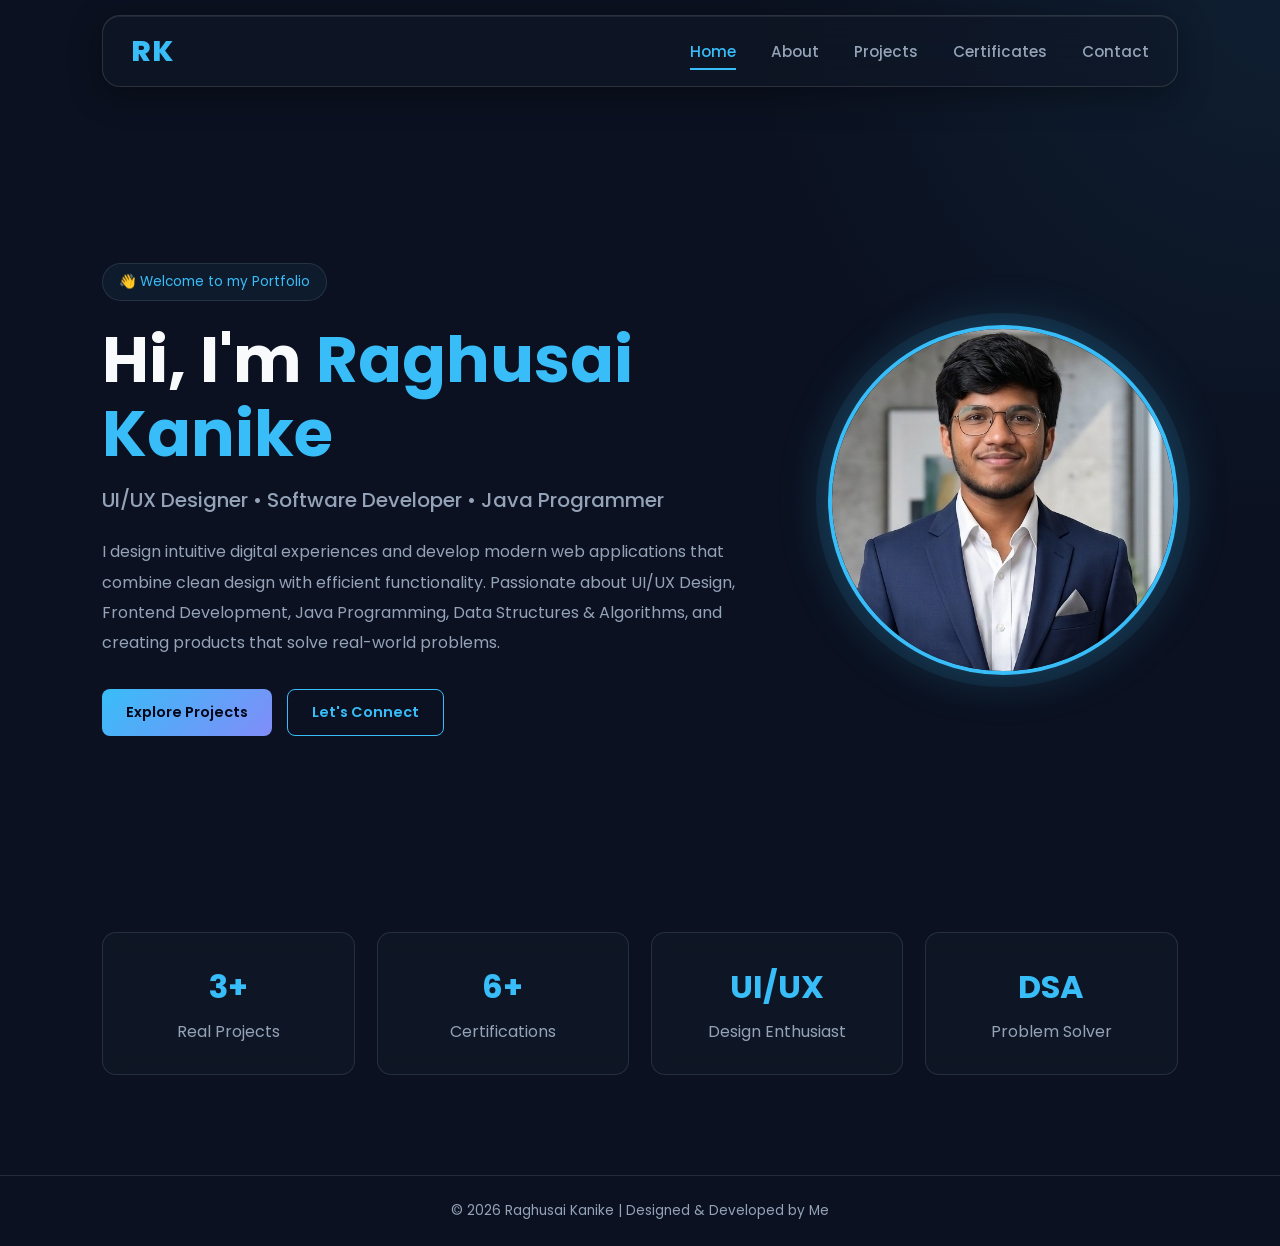
<file: index.html>
<!DOCTYPE html>
<html lang="en">

<head>

    <meta charset="UTF-8">
    <meta name="viewport" content="width=device-width, initial-scale=1.0">

    <title>Raghusai Kanike | Portfolio</title>

    <link rel="stylesheet" href="css/style.css">

</head>

<body>

    <div class="cursor-glow"></div>

    <header>

        <nav>

            <h2 class="logo">RK</h2>
            <button class="menu-toggle" id="menu-toggle">☰</button>
            <ul>

                <li><a href="index.html" class="active">Home</a></li>
                <li><a href="about.html">About</a></li>
                <li><a href="projects.html">Projects</a></li>
                <li><a href="certifications.html">Certificates</a></li>
                <li><a href="contact.html">Contact</a></li>

            </ul>

        </nav>

    </header>

    <section class="hero">

        <div class="hero-content">

            <span class="welcome">👋 Welcome to my Portfolio</span>

            <h1>Hi, I'm <span>Raghusai Kanike</span></h1>

            <h2>
                UI/UX Designer • Software Developer • Java Programmer
            </h2>

            <p class="intro">

                I design intuitive digital experiences and develop
                modern web applications that combine clean design with
                efficient functionality.

                Passionate about UI/UX Design, Frontend Development,
                Java Programming, Data Structures & Algorithms, and
                creating products that solve real-world problems.

            </p>

            <div class="buttons">

                <a href="projects.html" class="btn">
                    Explore Projects
                </a>

                <a href="contact.html" class="btn-outline">
                    Let's Connect
                </a>

            </div>

        </div>

        <div class="hero-image">

            <img src="assets/images/profile.jpg" alt="Raghusai Kanike">

        </div>

    </section>

    <section class="stats">

        <div class="card">

            <h2>3+</h2>
            <p>Real Projects</p>

        </div>

        <div class="card">

            <h2>6+</h2>
            <p>Certifications</p>

        </div>

        <div class="card">

            <h2>UI/UX</h2>
            <p>Design Enthusiast</p>

        </div>

        <div class="card">

            <h2>DSA</h2>
            <p>Problem Solver</p>

        </div>

    </section>

    <footer>

        <p>
            © 2026 Raghusai Kanike | Designed & Developed by Me
        </p>

    </footer>

    <script src="js/script.js"></script>

</body>

</html>
</file>
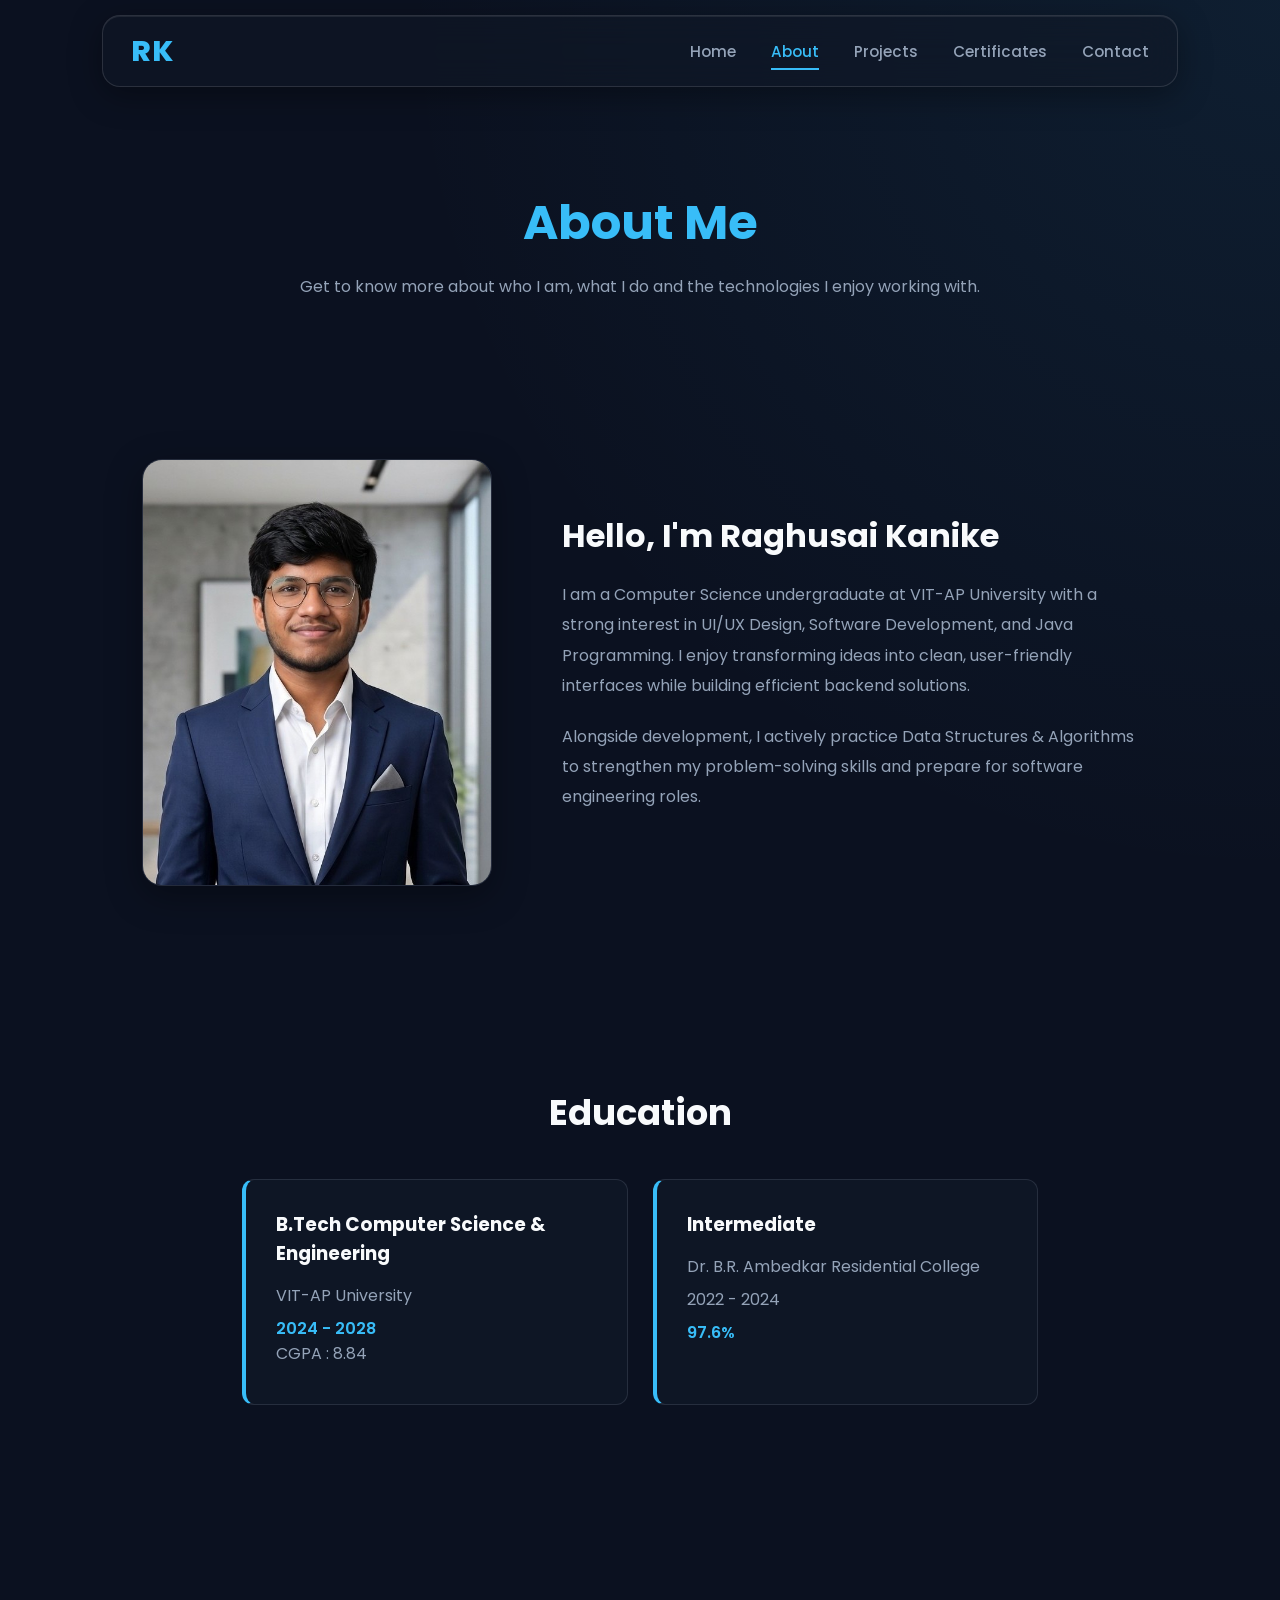
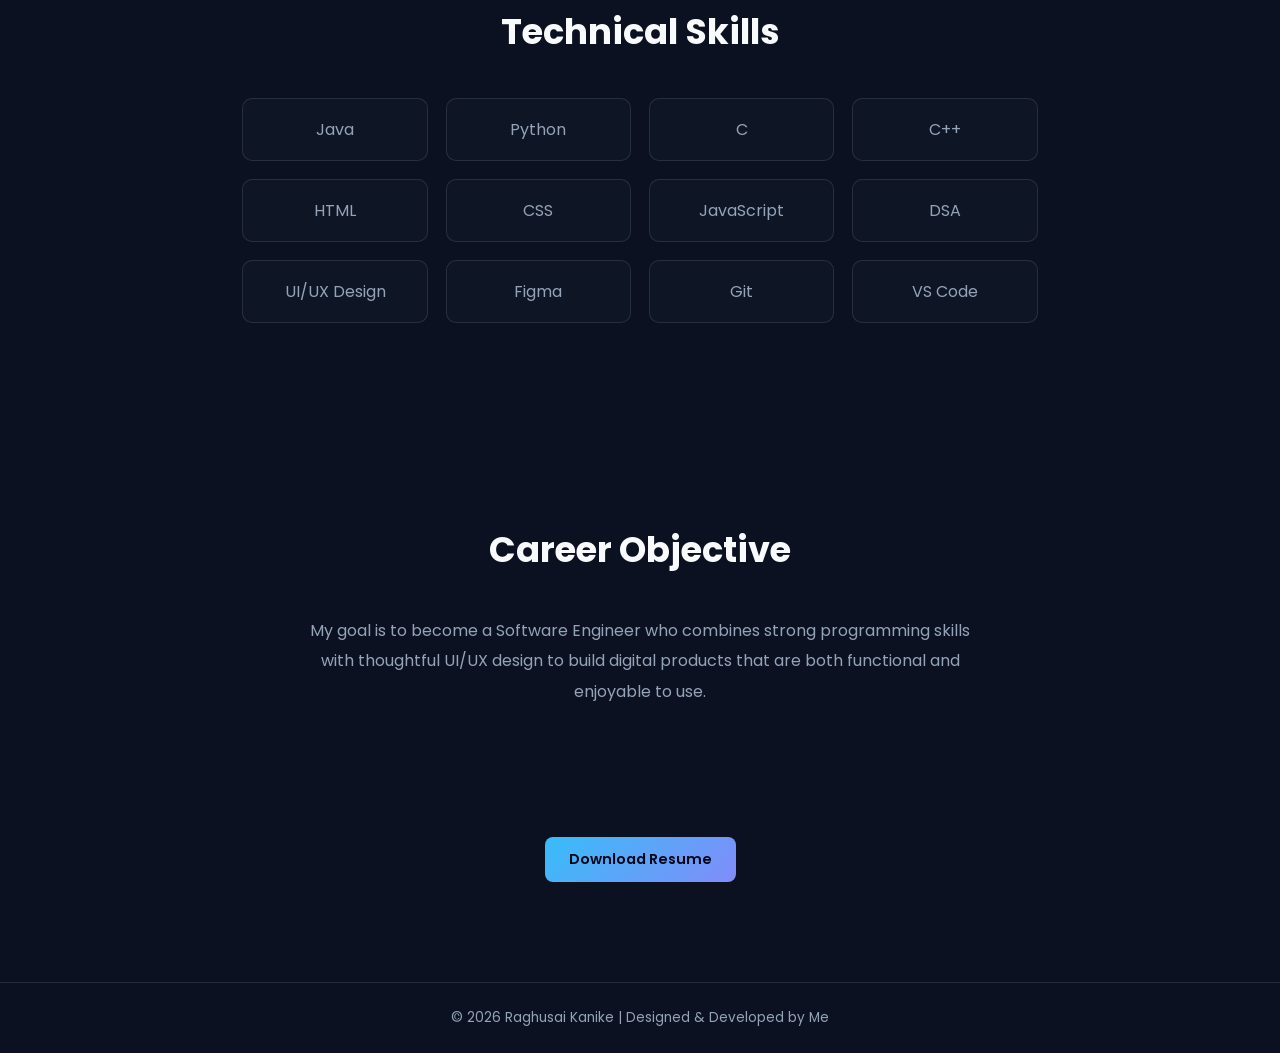
<file: about.html>
<!DOCTYPE html>
<html lang="en">

<head>

    <meta charset="UTF-8">
    <meta name="viewport" content="width=device-width, initial-scale=1.0">

    <title>About | Raghusai Kanike</title>

    <link rel="stylesheet" href="css/style.css">

</head>

<body>

<div class="cursor-glow"></div>

<header>

    <nav>

        <h2 class="logo">RK</h2>
        <button class="menu-toggle" id="menu-toggle">☰</button>
        <ul>

            <li><a href="index.html">Home</a></li>
            <li><a href="about.html" class="active">About</a></li>
            <li><a href="projects.html">Projects</a></li>
            <li><a href="certifications.html">Certificates</a></li>
            <li><a href="contact.html">Contact</a></li>

        </ul>

    </nav>

</header>

<main>

<section class="page-title">

    <h1>About Me</h1>

    <p>
        Get to know more about who I am,
        what I do and the technologies I enjoy working with.
    </p>

</section>

<section class="about-section">

    <div class="about-left">

        <img src="assets/images/profile.jpg" alt="Profile">

    </div>

    <div class="about-right">

        <h2>Hello, I'm Raghusai Kanike</h2>

        <p>

            I am a Computer Science undergraduate at
            VIT-AP University with a strong interest in
            UI/UX Design, Software Development, and
            Java Programming.

            I enjoy transforming ideas into clean,
            user-friendly interfaces while building
            efficient backend solutions.

        </p>

        <p>

            Alongside development, I actively practice
            Data Structures & Algorithms to strengthen
            my problem-solving skills and prepare for
            software engineering roles.

        </p>

    </div>

</section>

<section class="education">

    <h2>Education</h2>

    <div class="timeline">

        <div class="timeline-card">

            <h3>B.Tech Computer Science & Engineering</h3>

            <p>VIT-AP University</p>

            <span>2024 - 2028</span>

            <p>CGPA : 8.84</p>

        </div>

        <div class="timeline-card">

            <h3>Intermediate</h3>

            <p>Dr. B.R. Ambedkar Residential College</p>

            <p>2022 - 2024</p>

            <span>97.6%</span>

        </div>

    </div>

</section>

<section class="skills">

    <h2>Technical Skills</h2>

    <div class="skills-grid">

        <div class="skill-card">Java</div>

        <div class="skill-card">Python</div>

        <div class="skill-card">C</div>

        <div class="skill-card">C++</div>

        <div class="skill-card">HTML</div>

        <div class="skill-card">CSS</div>

        <div class="skill-card">JavaScript</div>

        <div class="skill-card">DSA</div>

        <div class="skill-card">UI/UX Design</div>

        <div class="skill-card">Figma</div>

        <div class="skill-card">Git</div>

        <div class="skill-card">VS Code</div>

    </div>

</section>

<section class="objective">

    <h2>Career Objective</h2>

    <p>

        My goal is to become a Software Engineer who
        combines strong programming skills with
        thoughtful UI/UX design to build digital
        products that are both functional and
        enjoyable to use.

    </p>

</section>

<section class="resume-section">

    <a href="assets/Raghusai_Kanike_Resume.pdf" class="btn">

        Download Resume

    </a>

</section>

</main>

<footer>

    <p>

        © 2026 Raghusai Kanike | Designed & Developed by Me

    </p>

</footer>

<script src="js/script.js"></script>

</body>
</html>
</file>
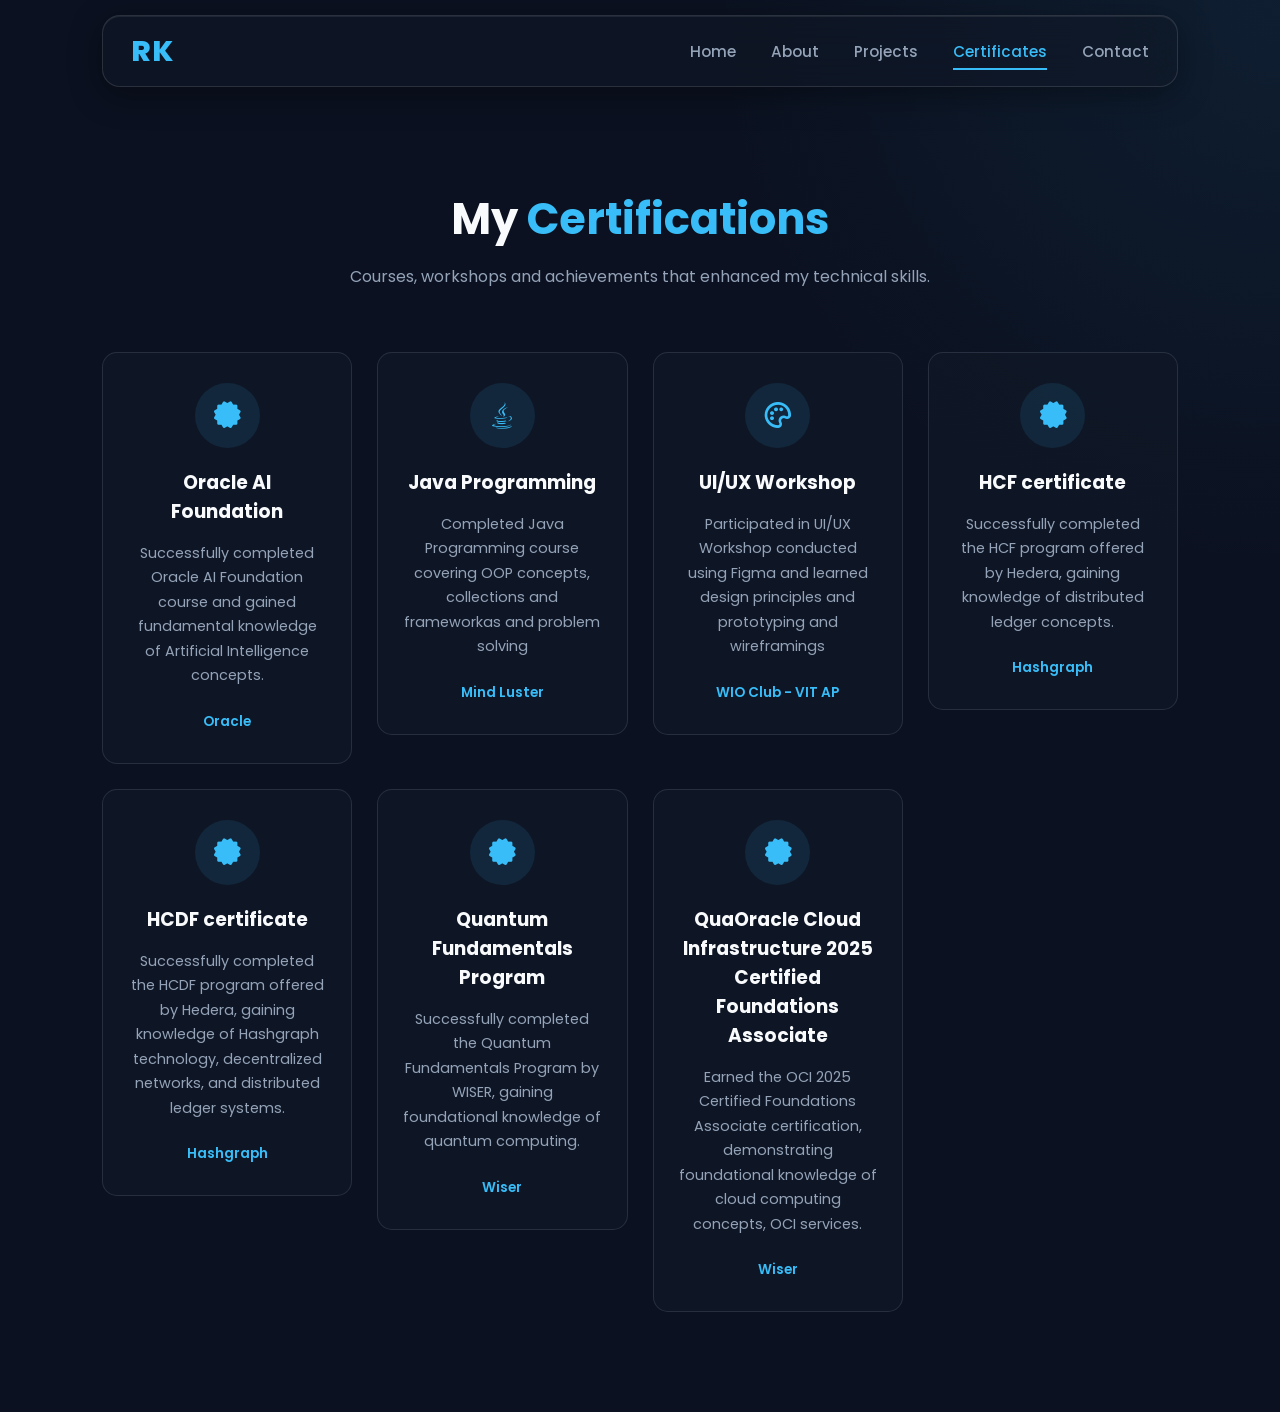
<file: certifications.html>
<!DOCTYPE html>
<html lang="en">

<head>

    <meta charset="UTF-8">
    <meta name="viewport" content="width=device-width, initial-scale=1.0">

    <title>Certifications | Raghusai Kanike</title>

    
    <link href='https://unpkg.com/boxicons@2.1.4/css/boxicons.min.css' rel='stylesheet'>
    <link rel="stylesheet" href="css/style.css">

</head>

<body>
<header>

        <nav>

            <h2 class="logo">RK</h2>
                <button class="menu-toggle" id="menu-toggle">☰</button>
            <ul>

                <li><a href="index.html" >Home</a></li>
                <li><a href="about.html">About</a></li>
                <li><a href="projects.html">Projects</a></li>
                <li><a href="certifications.html"class="active">Certificates</a></li>
                <li><a href="contact.html">Contact</a></li>

            </ul>

        </nav>

    </header>
<section class="certifications" id="certifications">

    <div class="heading">

        <h2>My <span>Certifications</span></h2>

        <p>Courses, workshops and achievements that enhanced my technical skills.</p>

    </div>

    <div class="certificate-container">

        <!-- Card 1 -->

       <a href="assets/Oracle Certificate.pdf"> <div class="certificate-card">

            <div class="icon">
                <i class='bx bxs-certification'></i>
            </div>

            <h3>Oracle AI Foundation</h3>

            <p>
                Successfully completed Oracle AI Foundation course and gained
                fundamental knowledge of Artificial Intelligence concepts.
            </p>

            <span>Oracle</span>

        </div></a>

        <!-- Card 2 -->

        <a href="assets/mind luster java.pdf"><div class="certificate-card">

            <div class="icon">
                <i class='bx bxl-java'></i>
            </div>

            <h3>Java Programming</h3>

            <p>
                Completed Java Programming course covering OOP concepts,
                collections and frameworkas and  problem solving                       

            </p>

            <span>Mind Luster</span>

        </div></a>

        <!-- Card 3 -->

        <a href="assets/ui_ux_workshop.png"><div class="certificate-card">

            <div class="icon">
                <i class='bx bx-palette'></i>
            </div>

            <h3>UI/UX Workshop</h3>

            <p>
                Participated in UI/UX Workshop conducted using Figma and learned
                design principles and prototyping and wireframings
            </p>
            

            <span>WIO Club - VIT AP</span>

        </div></a>

        <!-- Card 4 -->

        <a href="assets/hcf.pdf"><div class="certificate-card">

            <div class="icon">
                <i class='bx bxs-certification'></i>
            </div>

            <h3>HCF certificate</h3>

            <p>
                Successfully completed the HCF program offered by Hedera, 
                gaining knowledge of distributed ledger concepts.
            </p>

            <span>Hashgraph</span>

        </div></a>
         <!-- Card 5 -->

        <a href="assets/hcda.pdf"><div class="certificate-card">

            <div class="icon">
                <i class='bx bxs-certification'></i>
            </div>

            <h3>HCDF certificate</h3>

            <p>
                Successfully completed the HCDF program offered by Hedera, 
                gaining knowledge of Hashgraph technology, 
                decentralized networks, and distributed ledger systems.
            </p>

            <span>Hashgraph</span>

        </div></a>
         <!-- Card 6 -->
        <a href="assets/wiser.jpg"><div class="certificate-card">

            <div class="icon">
                <i class='bx bxs-certification'></i>
            </div>

            <h3>Quantum Fundamentals Program</h3>

            <p>
              Successfully completed the Quantum Fundamentals Program by WISER, 
              gaining foundational knowledge of quantum computing.
            </p>

            <span>Wiser</span>

        </div></a>
         <!-- Card 7 -->
        <a href="assets/eCertificate.pdf"><div class="certificate-card">

            <div class="icon">
                <i class='bx bxs-certification'></i>
            </div>

            <h3>QuaOracle Cloud Infrastructure 2025 Certified Foundations Associate</h3>

            <p>
              Earned the OCI 2025 Certified Foundations Associate certification,
             demonstrating foundational knowledge of cloud computing concepts, 
              OCI services.
            </p>

            <span>Wiser</span>

        </div></a>


    </div>

</section>

</body>

</html>
</file>
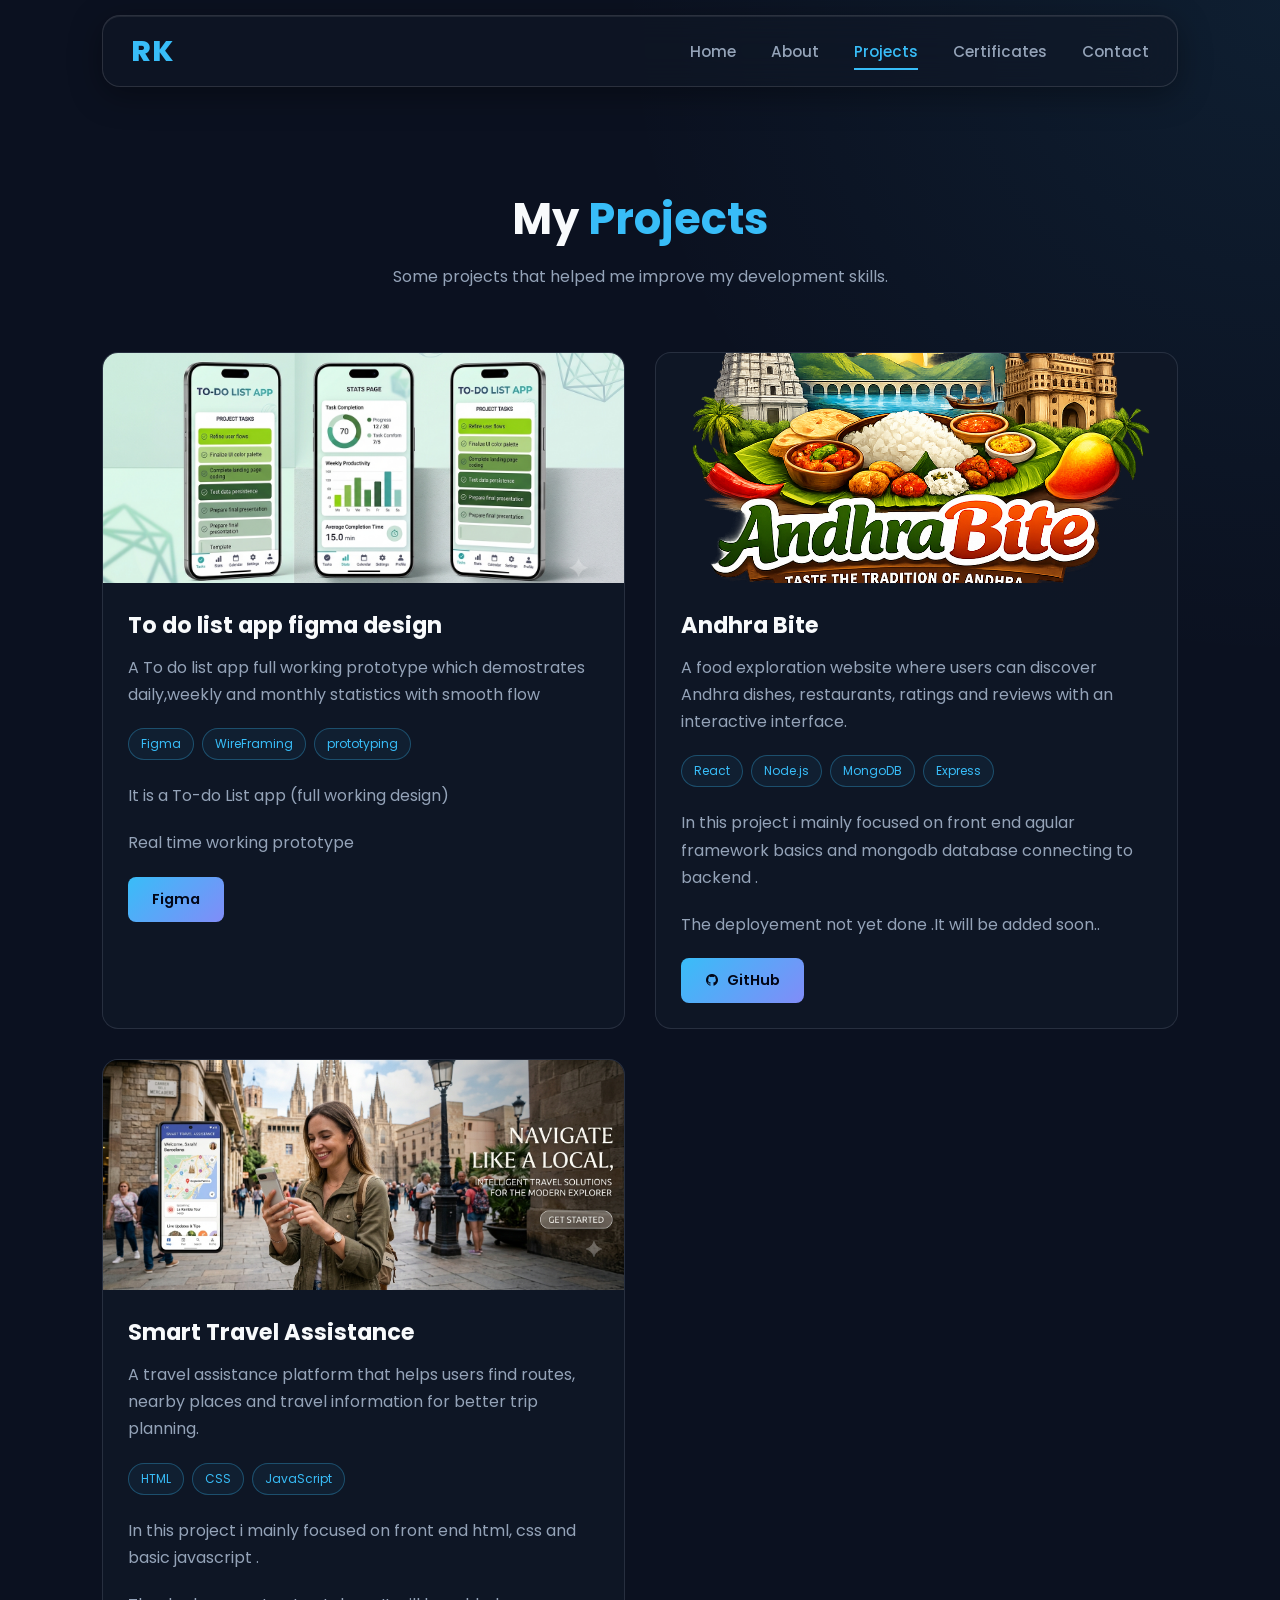
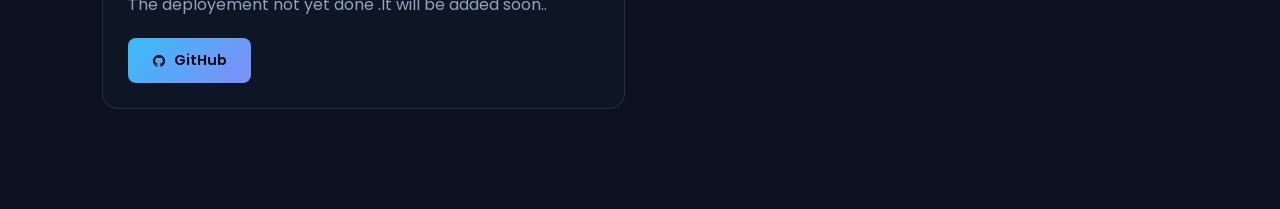
<file: projects.html>
<!DOCTYPE html>
<html lang="en">

<head>
    <meta charset="UTF-8">
    <meta name="viewport" content="width=device-width, initial-scale=1.0">

    <title>Projects | Raghusai Kanike</title>

    <link rel="stylesheet" href="css/style.css">

    <!-- Boxicons -->
    <link href='https://unpkg.com/boxicons@2.1.4/css/boxicons.min.css' rel='stylesheet'>
</head>

<body>
<header>

    <nav>

        <h2 class="logo">RK</h2>
        <button class="menu-toggle" id="menu-toggle">☰</button>
        <ul>

            <li><a href="index.html">Home</a></li>
            <li><a href="about.html" >About</a></li>
            <li><a href="projects.html"class="active">Projects</a></li>
            <li><a href="certifications.html">Certificates</a></li>
            <li><a href="contact.html">Contact</a></li>

        </ul>

    </nav>

</header>
<section class="projects" id="projects">

    

    <div class="heading">
        <h2>My <span>Projects</span></h2>
        <p>Some projects that helped me improve my development skills.</p>
    </div>

    <div class="project-container">
        <!-- Project 1-->

        <div class="project-card">

            <div class="project-image">
                <img src="assets/images/todolist.png" alt="">
            </div>

            <div class="project-content">

                <h3>To do list app figma design</h3>

                <p>
                  A To do list app full working prototype which demostrates daily,weekly and monthly statistics with smooth flow 
                </p>

                <div class="tech">
                    <span>Figma</span>
                    <span>WireFraming</span>
                    <span>prototyping</span>

                </div>
                  <p>
                   It is a To-do List app (full working design)
                </p>
                <p>
                    Real time working prototype
                </p>
                <div class="buttons">

                    <!-- <a href="#" class="btn">
                        <i class='bx bx-link-external'></i>
                        Live
                    </a> -->

                    <a href="https://www.figma.com/proto/3bdP9vlfeuL0g6tezQckjx/ui-ux-lab?node-id=15-29&t=Atg6tbTA143rPOVO-1" class="btn">
                        <!-- <i class='bx bxl-github'></i> -->
                        Figma
                    </a>

                </div>

            </div>

        </div>
        <!-- Project 2 -->

        <div class="project-card">

            <div class="project-image">
                <img src="assets/images/andhrabite.png" alt="">
            </div>

            <div class="project-content">

                <h3>Andhra Bite</h3>

                <p>
                    A food exploration website where users can discover Andhra dishes,
                    restaurants, ratings and reviews with an interactive interface.
                </p>

                <div class="tech">

                    <span>React</span>
                    <span>Node.js</span>
                    <span>MongoDB</span>
                    <span>Express</span>

                </div>
                 <p>
                    In this project i mainly focused on front end agular framework basics and mongodb database connecting to backend .
                </p>
                <p>
                    The deployement not yet done .It will be added soon..
                </p>
                <div class="buttons">

                    <!-- <a href="#" class="btn">
                        <i class='bx bx-link-external'></i>
                        Live
                    </a> -->

                    <a href="https://github.com/kanikeraghusai/ANDHRA-BITE" class="btn">
                        <i class='bx bxl-github'></i>
                        GitHub
                    </a>

                </div>

            </div>

        </div>


        <!-- Project 3-->

        <div class="project-card">

            <div class="project-image">
                <img src="assets/images/travel.png" alt="">
            </div>

            <div class="project-content">

                <h3>Smart Travel Assistance</h3>

                <p>
                    A travel assistance platform that helps users find routes,
                    nearby places and travel information for better trip planning.
                </p>

                <div class="tech">

                    <span>HTML</span>
                    <span>CSS</span>
                    <span>JavaScript</span>

                </div>
                  <p>
                    In this project i mainly focused on front end html, css and basic javascript  .
                </p>
                <p>
                    The deployement not yet done .It will be added soon..
                </p>
                <div class="buttons">

                    <!-- <a href="#" class="btn">
                        <i class='bx bx-link-external'></i>
                        Live
                    </a> -->

                    <a href="https://github.com/kanikeraghusai/smart-travel-assistant" class="btn">
                        <i class='bx bxl-github'></i>
                        GitHub
                    </a>

                </div>

            </div>

        </div>
        

    </div>

</section>

</body>

</html>
</file>
<file: css/style.css>
/* =====================================================
   GOOGLE FONT
===================================================== */

@import url('https://fonts.googleapis.com/css2?family=Poppins:wght@300;400;500;600;700;800&display=swap');


/* =====================================================
   ROOT VARIABLES
===================================================== */

:root {

    --bg-color: #0b1120;
    --secondary-bg: #111827;
    --card-bg: rgba(17, 24, 39, 0.75);

    --primary-color: #38bdf8;
    --secondary-color: #818cf8;

    --text-color: #f8fafc;
    --muted-text: #94a3b8;

    --border-color: rgba(148, 163, 184, 0.18);

    --shadow:
        0 10px 35px rgba(0, 0, 0, 0.35);

    --transition: 0.3s ease;

}


/* =====================================================
   RESET
===================================================== */

* {

    margin: 0;
    padding: 0;
    box-sizing: border-box;

    font-family: 'Poppins', sans-serif;

    scroll-behavior: smooth;

}


body {

    background:
        radial-gradient(
            circle at top right,
            rgba(56, 189, 248, 0.08),
            transparent 30%
        ),
        var(--bg-color);

    color: var(--text-color);

    min-height: 100vh;

}


/* =====================================================
   COMMON
===================================================== */

a {

    text-decoration: none;
    color: inherit;

}

img {

    max-width: 100%;
    display: block;

}

section {

    width: 100%;
    padding: 100px 8%;

}

.heading {

    text-align: center;

    margin-bottom: 60px;

}

.heading h2 {

    font-size: 2.7rem;

    margin-bottom: 12px;

}

.heading h2 span {

    color: var(--primary-color);

}

.heading p {

    max-width: 650px;

    margin: auto;

    color: var(--muted-text);

    line-height: 1.8;

}


/* =====================================================
   HEADER / NAVIGATION
===================================================== */

/* =====================================================
   GLASSY NAVIGATION BAR
===================================================== */

header {

    position: sticky;

    top: 15px;

    z-index: 1000;

    width: 84%;

    max-width: 1400px;

    margin: 15px auto 0;

    background: rgba(17, 24, 39, 0.55);

    backdrop-filter: blur(20px);

    -webkit-backdrop-filter: blur(20px);

    border: 1px solid rgba(255, 255, 255, 0.12);

    border-radius: 18px;

    box-shadow:
        0 8px 32px rgba(0, 0, 0, 0.35),

        inset 0 1px 0 rgba(255, 255, 255, 0.08);

}


nav {

    min-height: 70px;

    padding: 0 28px;

    display: flex;

    align-items: center;

    justify-content: space-between;

}
.menu-toggle {

    display: none;

}

.logo {

    font-size: 1.8rem;

    font-weight: 800;

    letter-spacing: 1px;

    color: var(--primary-color);

}

nav ul {

    display: flex;

    align-items: center;

    gap: 35px;

    list-style: none;

}

nav ul li a {

    position: relative;

    color: var(--muted-text);

    font-size: 0.95rem;

    font-weight: 500;

    transition: var(--transition);

}

nav ul li a:hover,
nav ul li a.active {

    color: var(--primary-color);

}

nav ul li a::after {

    content: '';

    position: absolute;

    left: 0;

    bottom: -8px;

    width: 0;

    height: 2px;

    background: var(--primary-color);

    transition: var(--transition);

}

nav ul li a:hover::after,
nav ul li a.active::after {

    width: 100%;

}


/* =====================================================
   BUTTONS
===================================================== */

.btn,
.btn-outline {

    display: inline-flex;

    align-items: center;

    justify-content: center;

    gap: 8px;

    padding: 12px 24px;

    border-radius: 8px;

    font-size: 0.9rem;

    font-weight: 600;

    cursor: pointer;

    transition: var(--transition);

}

.btn {

    color: #020617;

    background: linear-gradient(
        135deg,
        var(--primary-color),
        var(--secondary-color)
    );

    border: none;

}

.btn:hover {

    transform: translateY(-3px);

    box-shadow:
        0 8px 25px rgba(56, 189, 248, 0.3);

}

.btn-outline {

    color: var(--primary-color);

    border: 1px solid var(--primary-color);

}

.btn-outline:hover {

    background: var(--primary-color);

    color: #020617;

    transform: translateY(-3px);

}


/* =====================================================
   HOME / HERO
===================================================== */

.hero {

    min-height: calc(100vh - 75px);

    display: flex;

    align-items: center;

    justify-content: space-between;

    gap: 70px;

    max-width: 1400px;

    margin: auto;

}

.hero-content {

    flex: 1;

}

.welcome {

    display: inline-block;

    padding: 8px 16px;

    margin-bottom: 22px;

    border: 1px solid var(--border-color);

    border-radius: 30px;

    color: var(--primary-color);

    font-size: 0.85rem;

    background: rgba(56, 189, 248, 0.06);

}

.hero h1 {

    font-size: clamp(2.5rem, 5vw, 4.5rem);

    line-height: 1.15;

    margin-bottom: 15px;

}

.hero h1 span {

    color: var(--primary-color);

}

.hero h2 {

    color: var(--muted-text);

    font-size: 1.25rem;

    font-weight: 500;

    margin-bottom: 22px;

}

.intro {

    max-width: 650px;

    color: var(--muted-text);

    line-height: 1.9;

    margin-bottom: 30px;

}

.buttons {

    display: flex;

    flex-wrap: wrap;

    gap: 15px;

}

.hero-image {

    flex: 0 0 350px;

}

.hero-image img {

    width: 350px;

    height: 350px;

    object-fit: cover;

    border-radius: 50%;

    border: 4px solid var(--primary-color);

    box-shadow:

        0 0 0 12px rgba(56, 189, 248, 0.08),

        0 0 50px rgba(56, 189, 248, 0.25);

}


/* =====================================================
   STATS
===================================================== */

.stats {

    max-width: 1400px;

    margin: auto;

    display: grid;

    grid-template-columns: repeat(4, 1fr);

    gap: 22px;

    padding-top: 20px;

}

.card {

    padding: 30px 20px;

    text-align: center;

    background: var(--card-bg);

    border: 1px solid var(--border-color);

    border-radius: 14px;

    backdrop-filter: blur(10px);

    transition: var(--transition);

}

.card:hover {

    transform: translateY(-8px);

    border-color: var(--primary-color);

}

.card h2 {

    font-size: 2rem;

    color: var(--primary-color);

    margin-bottom: 8px;

}

.card p {

    color: var(--muted-text);

}


/* =====================================================
   PAGE TITLE
===================================================== */

.page-title {

    text-align: center;

    padding-bottom: 60px;

}

.page-title h1 {

    font-size: 3rem;

    color: var(--primary-color);

    margin-bottom: 15px;

}

.page-title p {

    color: var(--muted-text);

}


/* =====================================================
   ABOUT SECTION
===================================================== */

.about-section {

    max-width: 1200px;

    margin: auto;

    display: grid;

    grid-template-columns: 350px 1fr;

    gap: 70px;

    align-items: center;

}

.about-left img {

    width: 100%;

    border-radius: 20px;

    border: 1px solid var(--border-color);

    box-shadow: var(--shadow);

}

.about-right h2 {

    font-size: 2rem;

    margin-bottom: 20px;

}

.about-right p {

    color: var(--muted-text);

    line-height: 1.9;

    margin-bottom: 20px;

}


/* =====================================================
   EDUCATION
===================================================== */

.education {

    max-width: 1000px;

    margin: auto;

}

.education h2,
.skills h2,
.objective h2 {

    text-align: center;

    font-size: 2.2rem;

    margin-bottom: 40px;

}

.timeline {

    display: grid;

    grid-template-columns: repeat(2, 1fr);

    gap: 25px;

}

.timeline-card {

    padding: 30px;

    background: var(--card-bg);

    border-left: 4px solid var(--primary-color);

    border-radius: 12px;

    border-top: 1px solid var(--border-color);

    border-right: 1px solid var(--border-color);

    border-bottom: 1px solid var(--border-color);

    transition: var(--transition);

}

.timeline-card:hover {

    transform: translateY(-6px);

}

.timeline-card h3 {

    margin-bottom: 15px;

}

.timeline-card p {

    color: var(--muted-text);

    margin-bottom: 8px;

}

.timeline-card span {

    color: var(--primary-color);

    font-weight: 600;

}


/* =====================================================
   SKILLS
===================================================== */

.skills {

    max-width: 1000px;

    margin: auto;

}

.skills-grid {

    display: grid;

    grid-template-columns: repeat(4, 1fr);

    gap: 18px;

}

.skill-card {

    padding: 18px;

    text-align: center;

    border: 1px solid var(--border-color);

    border-radius: 10px;

    color: var(--muted-text);

    background: var(--card-bg);

    transition: var(--transition);

}

.skill-card:hover {

    color: var(--primary-color);

    border-color: var(--primary-color);

    transform: translateY(-5px);

}


/* =====================================================
   OBJECTIVE
===================================================== */

.objective {

    max-width: 900px;

    margin: auto;

    text-align: center;

}

.objective p {

    color: var(--muted-text);

    line-height: 1.9;

}


/* =====================================================
   RESUME
===================================================== */

.resume-section {

    text-align: center;

    padding-top: 30px;

}


/* =====================================================
   PROJECTS
===================================================== */

.projects {

    min-height: 100vh;

}

.project-container {

    max-width: 1200px;

    margin: auto;

    display: grid;

    grid-template-columns: repeat(2, 1fr);

    gap: 30px;

}

.project-card {

    overflow: hidden;

    background: var(--card-bg);

    border: 1px solid var(--border-color);

    border-radius: 16px;

    transition: var(--transition);

}

.project-card:hover {

    transform: translateY(-8px);

    border-color: var(--primary-color);

    box-shadow: var(--shadow);

}

.project-image {

    width: 100%;

    height: 230px;

    overflow: hidden;

}

.project-image img {

    width: 100%;

    height: 100%;

    object-fit: cover;

    transition: var(--transition);

}

.project-card:hover .project-image img {

    transform: scale(1.06);

}

.project-content {

    padding: 25px;

}

.project-content h3 {

    font-size: 1.4rem;

    margin-bottom: 12px;

}

.project-content p {

    color: var(--muted-text);

    line-height: 1.7;

    margin-bottom: 20px;

}

.tech {

    display: flex;

    flex-wrap: wrap;

    gap: 8px;

    margin-bottom: 22px;

}

.tech span {

    padding: 6px 12px;

    font-size: 0.75rem;

    color: var(--primary-color);

    border: 1px solid rgba(56, 189, 248, 0.3);

    border-radius: 20px;

    background: rgba(56, 189, 248, 0.06);

}


/* =====================================================
   CERTIFICATIONS
===================================================== */

.certifications {

    min-height: 100vh;

}

.certificate-container {

    max-width: 1200px;

    margin: auto;

    display: grid;

    grid-template-columns: repeat(4, 1fr);

    gap: 25px;

}

.certificate-card {

    padding: 30px 25px;

    text-align: center;

    background: var(--card-bg);

    border: 1px solid var(--border-color);

    border-radius: 15px;

    transition: var(--transition);

}

.certificate-card:hover {

    transform: translateY(-8px);

    border-color: var(--primary-color);

}

.certificate-card .icon {

    width: 65px;

    height: 65px;

    margin: 0 auto 20px;

    display: flex;

    align-items: center;

    justify-content: center;

    border-radius: 50%;

    color: var(--primary-color);

    background: rgba(56, 189, 248, 0.1);

    font-size: 2rem;

}

.certificate-card h3 {

    margin-bottom: 15px;

}

.certificate-card p {

    color: var(--muted-text);

    font-size: 0.9rem;

    line-height: 1.7;

    margin-bottom: 20px;

}

.certificate-card span {

    color: var(--primary-color);

    font-size: 0.85rem;

    font-weight: 600;

}


/* =====================================================
   CONTACT
===================================================== */

.contact {

    min-height: calc(100vh - 75px);

}

.contact-container {

    max-width: 1100px;

    margin: auto;

    display: grid;

    grid-template-columns: 1fr 1fr;

    gap: 60px;

    align-items: start;

}

.contact-info {

    display: flex;

    flex-direction: column;

    gap: 18px;

}

.info-box {

    display: flex;

    align-items: center;

    gap: 18px;

    padding: 20px;

    background: var(--card-bg);

    border: 1px solid var(--border-color);

    border-radius: 12px;

    transition: var(--transition);

}

.info-box:hover {

    transform: translateX(6px);

    border-color: var(--primary-color);

}

.info-box i {

    font-size: 1.8rem;

    color: var(--primary-color);

}

.info-box h3 {

    margin-bottom: 5px;

}

.info-box p,
.info-box a {

    color: var(--muted-text);

    font-size: 0.9rem;

}

.info-box a:hover {

    color: var(--primary-color);

}


/* =====================================================
   CONTACT FORM
===================================================== */

.contact-form {

    display: flex;

    flex-direction: column;

    gap: 18px;

}

.contact-form input,
.contact-form textarea {

    width: 100%;

    padding: 15px 18px;

    color: var(--text-color);

    background: var(--card-bg);

    border: 1px solid var(--border-color);

    border-radius: 10px;

    outline: none;

    resize: vertical;

    transition: var(--transition);

}

.contact-form input:focus,
.contact-form textarea:focus {

    border-color: var(--primary-color);

    box-shadow:

        0 0 0 3px rgba(56, 189, 248, 0.08);

}

.contact-form input::placeholder,
.contact-form textarea::placeholder {

    color: #64748b;

}

.contact-form button {

    align-self: flex-start;

}

#submit_response{
    text-align: center;
    color: rgb(18, 202, 76);
}
/* =====================================================
   FOOTER
===================================================== */

footer {

    padding: 25px;

    text-align: center;

    color: var(--muted-text);

    font-size: 0.85rem;

    border-top: 1px solid var(--border-color);

}


/* =====================================================
   RESPONSIVE DESIGN
===================================================== */


/* TABLET */

@media (max-width: 1000px) {

    .menu-toggle {

    display: none;

    }
    
    .hero {

        gap: 40px;

    }

    .hero-image {

        flex-basis: 280px;

    }

    .hero-image img {

        width: 280px;

        height: 280px;

    }

    .stats {

        grid-template-columns: repeat(2, 1fr);

    }

    .skills-grid {

        grid-template-columns: repeat(3, 1fr);

    }

    .certificate-container {

        grid-template-columns: repeat(2, 1fr);

    }

}


/* MOBILE */

@media (max-width: 768px) {

    .menu-toggle {

        display: block;
        
    }
    section {

        padding: 75px 6%;

    }


    /* NAVIGATION */

    nav ul {
        display: none;
        flex-direction: column;
        width: 100%;
    }

    nav ul.active {
        display: flex;
        width: 100%;
        text-align: center;
    }

    nav ul li a {

        font-size: 0.78rem;
        display: block;
        padding: 15px;

    }


    /* HERO */

    .hero {

        flex-direction: column-reverse;

        text-align: center;

        justify-content: center;

        padding-top: 60px;

    }

    .hero-image {

        flex-basis: auto;

    }

    .hero-image img {

        width: 230px;

        height: 230px;

    }

    .hero h1 {

        font-size: 2.4rem;

    }

    .hero h2 {

        font-size: 1rem;

    }

    .intro {

        font-size: 0.9rem;

    }

    .buttons {

        justify-content: center;

    }


    /* ABOUT */

    .about-section {

        grid-template-columns: 1fr;

        text-align: center;

        gap: 35px;

    }

    .about-left {

        max-width: 280px;

        margin: auto;

    }


    /* EDUCATION */

    .timeline {

        grid-template-columns: 1fr;

    }


    /* SKILLS */

    .skills-grid {

        grid-template-columns: repeat(2, 1fr);

    }


    /* PROJECTS */

    .project-container {

        grid-template-columns: 1fr;

    }


    /* CONTACT */

    .contact-container {

        grid-template-columns: 1fr;

        gap: 40px;

    }


    /* CERTIFICATIONS */

    .certificate-container {

        grid-template-columns: 1fr;

    }

}


/* SMALL MOBILE */

@media (max-width: 480px) {

    .heading h2 {

        font-size: 2rem;

    }

    .page-title h1 {

        font-size: 2.3rem;

    }

    .hero h1 {

        font-size: 2rem;

    }

    .stats {

        grid-template-columns: 1fr;

    }

    .skills-grid {

        grid-template-columns: 1fr;

    }

    .btn,
    .btn-outline {

        width: 100%;

    }

    .buttons {

        width: 100%;

    }
    .menu-toggle {
        display: block;
    }

}
</file>
